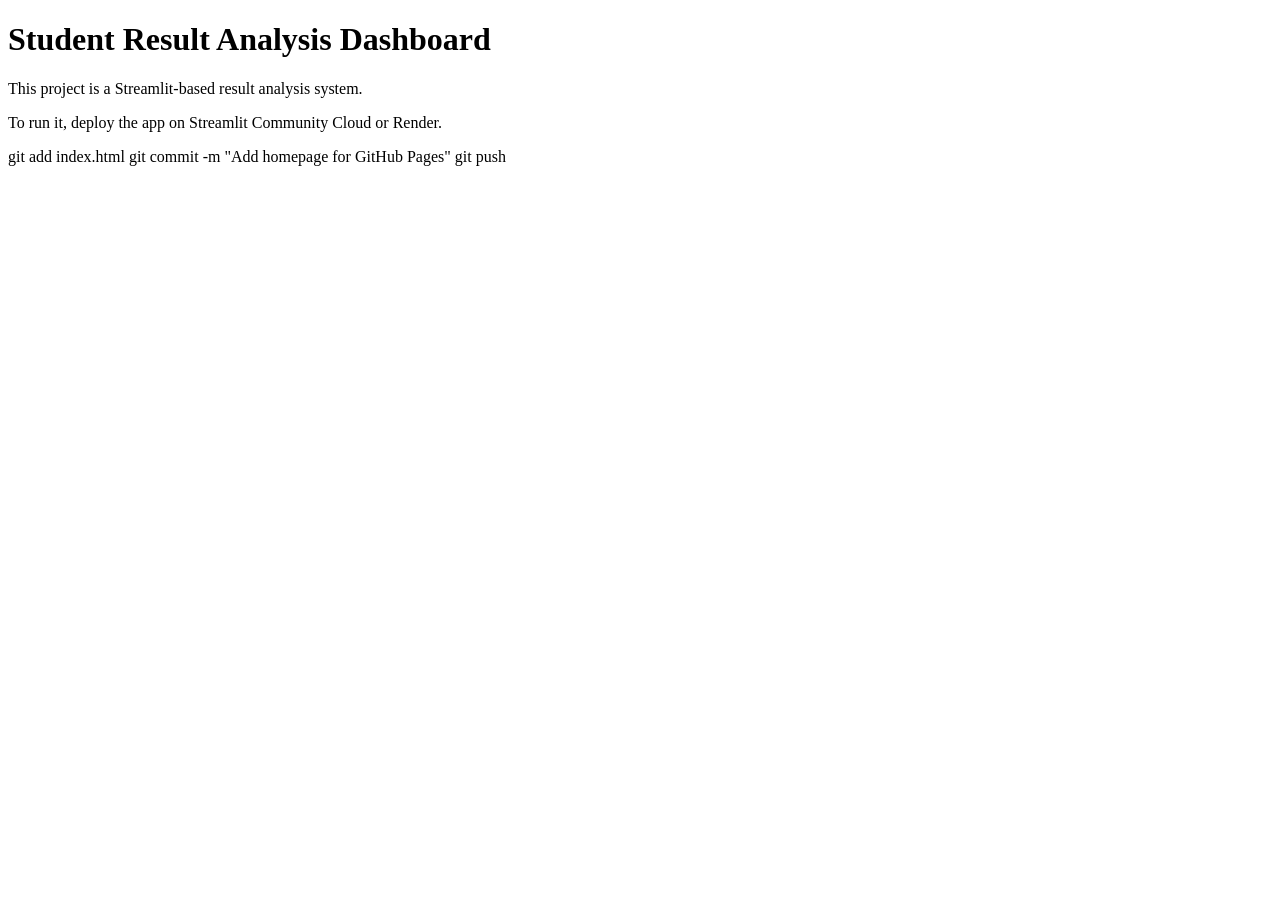
<file: index.html>
<!DOCTYPE html>
<html>
<head>
  <meta charset="UTF-8">
  <title>Student Result Analysis Dashboard</title>
</head>
<body>
  <h1>Student Result Analysis Dashboard</h1>
  <p>This project is a Streamlit-based result analysis system.</p>
  <p>To run it, deploy the app on Streamlit Community Cloud or Render.</p>
</body>
</html>
git add index.html
git commit -m "Add homepage for GitHub Pages"
git push
</file>
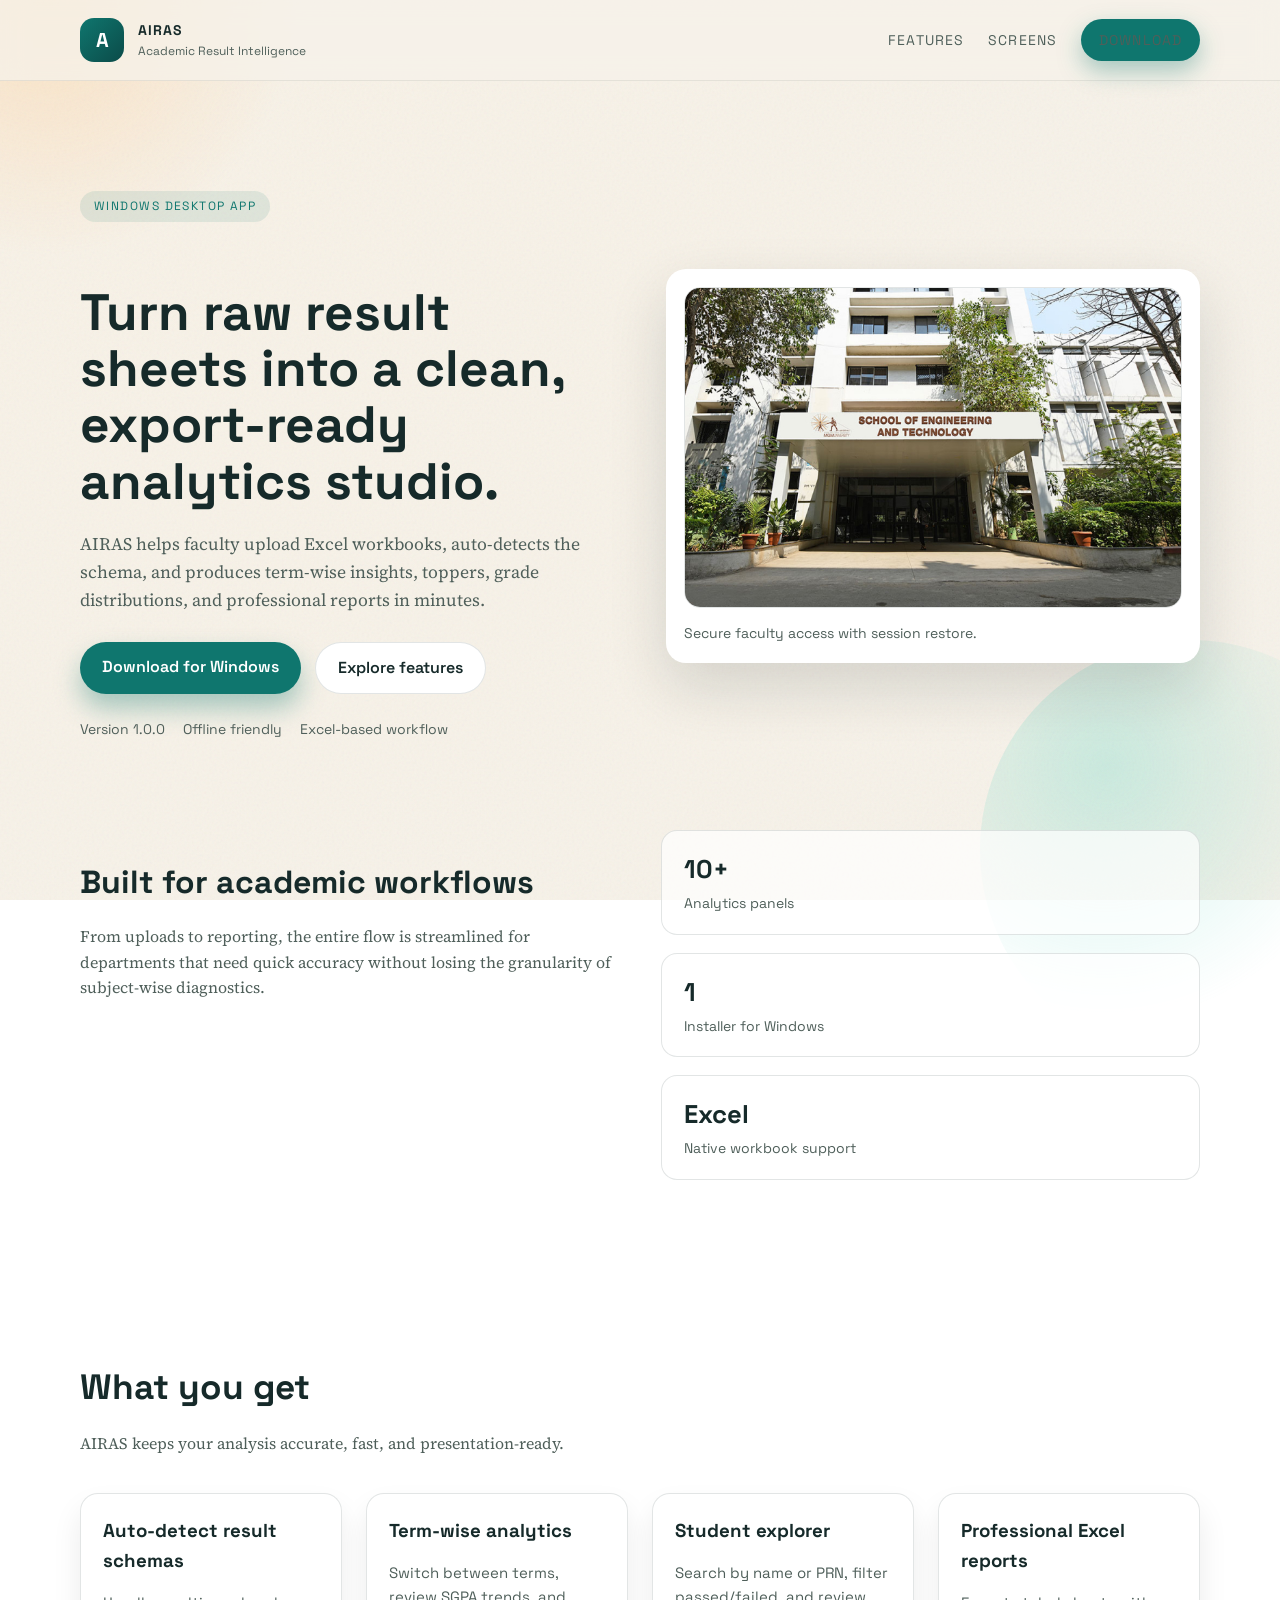
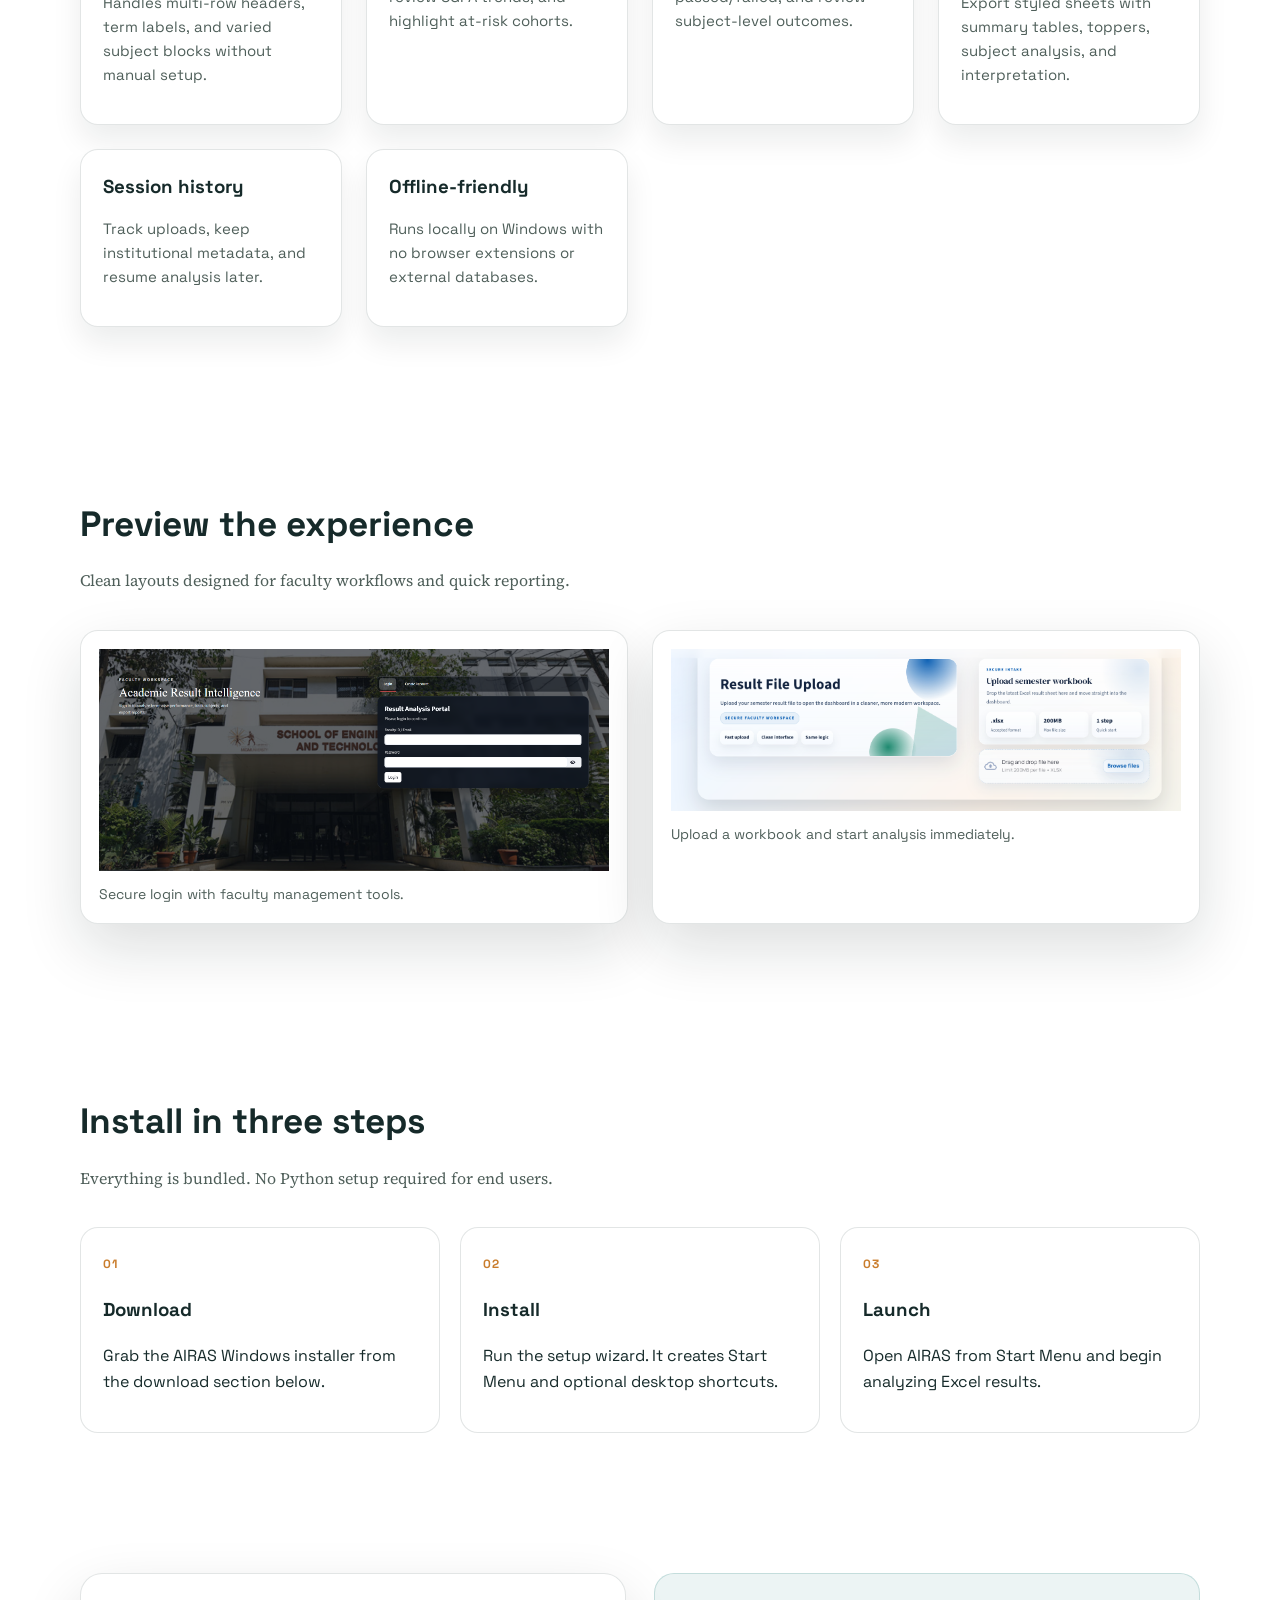
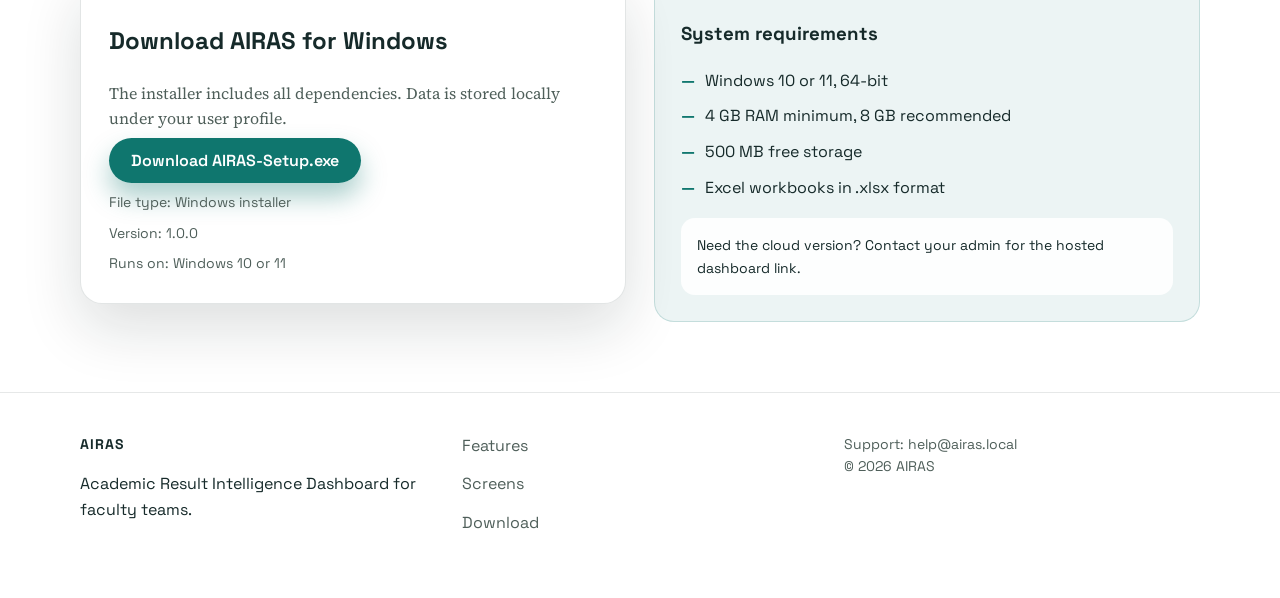
<file: docs/index.html>
<!doctype html>
<html lang="en">
  <head>
    <meta charset="utf-8" />
    <meta name="viewport" content="width=device-width, initial-scale=1" />
    <title>AIRAS Desktop App | Academic Result Intelligence Dashboard</title>
    <meta
      name="description"
      content="Download the AIRAS desktop app for Windows. Analyze university result workbooks, generate term-wise insights, and export professional reports."
    />
    <link rel="preconnect" href="https://fonts.googleapis.com" />
    <link rel="preconnect" href="https://fonts.gstatic.com" crossorigin />
    <link
      href="https://fonts.googleapis.com/css2?family=Space+Grotesk:wght@400;600;700&family=Source+Serif+4:wght@400;600&display=swap"
      rel="stylesheet"
    />
    <link rel="stylesheet" href="styles.css" />
  </head>
  <body>
    <div class="bg-orb orb-a"></div>
    <div class="bg-orb orb-b"></div>
    <div class="noise"></div>

    <header class="site-header">
      <div class="container header-inner">
        <div class="brand">
          <span class="brand-mark">A</span>
          <div class="brand-text">
            <div class="brand-title">AIRAS</div>
            <div class="brand-subtitle">Academic Result Intelligence</div>
          </div>
        </div>
        <nav class="nav">
          <a href="#features">Features</a>
          <a href="#screens">Screens</a>
          <a href="#download" class="nav-cta">Download</a>
        </nav>
      </div>
    </header>

    <main>
      <section class="hero">
        <div class="container hero-grid">
          <div class="hero-copy">
            <div class="pill">Windows Desktop App</div>
            <h1>Turn raw result sheets into a clean, export-ready analytics studio.</h1>
            <p>
              AIRAS helps faculty upload Excel workbooks, auto-detects the schema, and produces
              term-wise insights, toppers, grade distributions, and professional reports in minutes.
            </p>
            <div class="hero-actions">
              <a class="btn primary" href="#download">Download for Windows</a>
              <a class="btn ghost" href="#features">Explore features</a>
            </div>
            <div class="hero-meta">
              <div>Version 1.0.0</div>
              <div>Offline friendly</div>
              <div>Excel-based workflow</div>
            </div>
          </div>
          <div class="hero-visual">
            <div class="hero-card">
              <img src="assets/login.jpg" alt="AIRAS login screen" />
              <div class="hero-card-caption">Secure faculty access with session restore.</div>
            </div>
          </div>
        </div>
      </section>

      <section class="overview">
        <div class="container overview-grid">
          <div>
            <h2>Built for academic workflows</h2>
            <p>
              From uploads to reporting, the entire flow is streamlined for departments that need
              quick accuracy without losing the granularity of subject-wise diagnostics.
            </p>
          </div>
          <div class="overview-stats">
            <div class="stat">
              <span class="stat-value">10+</span>
              <span class="stat-label">Analytics panels</span>
            </div>
            <div class="stat">
              <span class="stat-value">1</span>
              <span class="stat-label">Installer for Windows</span>
            </div>
            <div class="stat">
              <span class="stat-value">Excel</span>
              <span class="stat-label">Native workbook support</span>
            </div>
          </div>
        </div>
      </section>

      <section id="features" class="features">
        <div class="container">
          <div class="section-heading">
            <h2>What you get</h2>
            <p>AIRAS keeps your analysis accurate, fast, and presentation-ready.</p>
          </div>
          <div class="feature-grid">
            <article class="feature-card">
              <h3>Auto-detect result schemas</h3>
              <p>Handles multi-row headers, term labels, and varied subject blocks without manual setup.</p>
            </article>
            <article class="feature-card">
              <h3>Term-wise analytics</h3>
              <p>Switch between terms, review SGPA trends, and highlight at-risk cohorts.</p>
            </article>
            <article class="feature-card">
              <h3>Student explorer</h3>
              <p>Search by name or PRN, filter passed/failed, and review subject-level outcomes.</p>
            </article>
            <article class="feature-card">
              <h3>Professional Excel reports</h3>
              <p>Export styled sheets with summary tables, toppers, subject analysis, and interpretation.</p>
            </article>
            <article class="feature-card">
              <h3>Session history</h3>
              <p>Track uploads, keep institutional metadata, and resume analysis later.</p>
            </article>
            <article class="feature-card">
              <h3>Offline-friendly</h3>
              <p>Runs locally on Windows with no browser extensions or external databases.</p>
            </article>
          </div>
        </div>
      </section>

      <section id="screens" class="screens">
        <div class="container">
          <div class="section-heading">
            <h2>Preview the experience</h2>
            <p>Clean layouts designed for faculty workflows and quick reporting.</p>
          </div>
          <div class="screen-grid">
            <figure class="screen-card">
              <img src="assets/screenshot-login.png" alt="Login screen preview" />
              <figcaption>Secure login with faculty management tools.</figcaption>
            </figure>
            <figure class="screen-card">
              <img src="assets/screenshot-upload.png" alt="Upload flow preview" />
              <figcaption>Upload a workbook and start analysis immediately.</figcaption>
            </figure>
          </div>
        </div>
      </section>

      <section class="steps">
        <div class="container">
          <div class="section-heading">
            <h2>Install in three steps</h2>
            <p>Everything is bundled. No Python setup required for end users.</p>
          </div>
          <div class="step-grid">
            <div class="step-card">
              <span class="step-index">01</span>
              <h3>Download</h3>
              <p>Grab the AIRAS Windows installer from the download section below.</p>
            </div>
            <div class="step-card">
              <span class="step-index">02</span>
              <h3>Install</h3>
              <p>Run the setup wizard. It creates Start Menu and optional desktop shortcuts.</p>
            </div>
            <div class="step-card">
              <span class="step-index">03</span>
              <h3>Launch</h3>
              <p>Open AIRAS from Start Menu and begin analyzing Excel results.</p>
            </div>
          </div>
        </div>
      </section>

      <section id="download" class="download">
        <div class="container download-grid">
          <div class="download-card">
            <h2>Download AIRAS for Windows</h2>
            <p>
              The installer includes all dependencies. Data is stored locally under your user profile.
            </p>
            <a
              class="btn primary"
              href="https://github.com/hecticadii/Student-Result-Analysis-Dashboard/releases/latest/download/AIRAS-Setup.exe"
            >
              Download AIRAS-Setup.exe
            </a>
            <div class="download-meta">
              <div>File type: Windows installer</div>
              <div>Version: 1.0.0</div>
              <div>Runs on: Windows 10 or 11</div>
            </div>
          </div>
          <div class="download-requirements">
            <h3>System requirements</h3>
            <ul class="clean-list">
              <li>Windows 10 or 11, 64-bit</li>
              <li>4 GB RAM minimum, 8 GB recommended</li>
              <li>500 MB free storage</li>
              <li>Excel workbooks in .xlsx format</li>
            </ul>
            <div class="note">
              Need the cloud version? Contact your admin for the hosted dashboard link.
            </div>
          </div>
        </div>
      </section>
    </main>

    <footer class="site-footer">
      <div class="container footer-grid">
        <div>
          <div class="brand-title">AIRAS</div>
          <p>Academic Result Intelligence Dashboard for faculty teams.</p>
        </div>
        <div class="footer-links">
          <a href="#features">Features</a>
          <a href="#screens">Screens</a>
          <a href="#download">Download</a>
        </div>
        <div class="footer-meta">
          <div>Support: help@airas.local</div>
          <div>© <span id="year">2026</span> AIRAS</div>
        </div>
      </div>
    </footer>

    <script>
      const yearEl = document.getElementById("year");
      if (yearEl) {
        yearEl.textContent = new Date().getFullYear();
      }
    </script>
  </body>
</html>
</file>
<file: docs/styles.css>
:root {
  color-scheme: light;
  --bg: #f6f2ea;
  --bg-2: #edf6f3;
  --ink: #162a2a;
  --muted: #4f5f5a;
  --accent: #0f766e;
  --accent-2: #c97c2b;
  --card: #ffffff;
  --stroke: rgba(20, 45, 45, 0.12);
  --shadow: 0 24px 60px rgba(15, 30, 30, 0.14);
  --radius: 20px;
}

*,
*::before,
*::after {
  box-sizing: border-box;
}

body {
  margin: 0;
  font-family: "Space Grotesk", sans-serif;
  color: var(--ink);
  background: radial-gradient(circle at top left, #f8f2e7, var(--bg)) fixed,
    radial-gradient(circle at bottom right, #e4f4ef, var(--bg-2)) fixed;
  min-height: 100vh;
  line-height: 1.6;
}

img {
  max-width: 100%;
  display: block;
}

a {
  color: inherit;
  text-decoration: none;
}

.container {
  width: min(1120px, 90vw);
  margin: 0 auto;
}

.bg-orb {
  position: fixed;
  width: 420px;
  height: 420px;
  border-radius: 50%;
  filter: blur(0px);
  opacity: 0.35;
  z-index: -2;
  animation: float 12s ease-in-out infinite;
}

.orb-a {
  top: -120px;
  left: -80px;
  background: radial-gradient(circle at 30% 30%, #ffc582, transparent 60%);
}

.orb-b {
  bottom: -160px;
  right: -120px;
  background: radial-gradient(circle at 30% 30%, #78dcca, transparent 62%);
  animation-delay: -4s;
}

.noise {
  position: fixed;
  inset: 0;
  background-image: url("data:image/svg+xml;utf8,<svg xmlns='http://www.w3.org/2000/svg' width='240' height='240' viewBox='0 0 120 120'><filter id='n'><feTurbulence type='fractalNoise' baseFrequency='0.8' numOctaves='2' stitchTiles='stitch'/></filter><rect width='120' height='120' filter='url(%23n)' opacity='0.06'/></svg>");
  pointer-events: none;
  z-index: -1;
}

.site-header {
  position: sticky;
  top: 0;
  backdrop-filter: blur(14px);
  background: rgba(246, 242, 234, 0.75);
  border-bottom: 1px solid rgba(15, 30, 30, 0.08);
  z-index: 20;
}

.header-inner {
  display: flex;
  align-items: center;
  justify-content: space-between;
  padding: 18px 0;
}

.brand {
  display: flex;
  align-items: center;
  gap: 14px;
}

.brand-mark {
  width: 44px;
  height: 44px;
  border-radius: 14px;
  background: linear-gradient(135deg, var(--accent), #0b4b49);
  color: #fff;
  display: grid;
  place-items: center;
  font-weight: 700;
  font-size: 20px;
}

.brand-title {
  font-weight: 700;
  letter-spacing: 0.08em;
  text-transform: uppercase;
  font-size: 14px;
}

.brand-subtitle {
  font-size: 12px;
  color: var(--muted);
}

.nav {
  display: flex;
  gap: 24px;
  align-items: center;
}

.nav a {
  color: var(--muted);
  font-size: 14px;
  text-transform: uppercase;
  letter-spacing: 0.08em;
}

.nav-cta {
  padding: 10px 18px;
  border-radius: 999px;
  background: var(--accent);
  color: #fff;
  box-shadow: 0 10px 24px rgba(15, 118, 110, 0.35);
}

.hero {
  padding: 110px 0 90px;
}

.hero-grid {
  display: grid;
  grid-template-columns: repeat(auto-fit, minmax(280px, 1fr));
  gap: 52px;
  align-items: center;
}

.hero-copy h1 {
  font-size: clamp(2.4rem, 4vw, 3.8rem);
  line-height: 1.1;
  margin-bottom: 20px;
}

.hero-copy p {
  color: var(--muted);
  font-family: "Source Serif 4", serif;
  font-size: 1.1rem;
  margin-bottom: 28px;
}

.pill {
  display: inline-flex;
  padding: 6px 14px;
  border-radius: 999px;
  background: rgba(15, 118, 110, 0.1);
  color: var(--accent);
  font-size: 12px;
  letter-spacing: 0.12em;
  text-transform: uppercase;
  margin-bottom: 20px;
}

.hero-actions {
  display: flex;
  flex-wrap: wrap;
  gap: 14px;
  margin-bottom: 24px;
}

.btn {
  padding: 12px 22px;
  border-radius: 999px;
  font-weight: 600;
  transition: transform 0.2s ease, box-shadow 0.2s ease;
}

.btn.primary {
  background: var(--accent);
  color: #fff;
  box-shadow: 0 14px 26px rgba(15, 118, 110, 0.35);
}

.btn.ghost {
  border: 1px solid var(--stroke);
  color: var(--ink);
  background: #fff;
}

.btn:hover {
  transform: translateY(-2px);
}

.hero-meta {
  display: flex;
  flex-wrap: wrap;
  gap: 18px;
  font-size: 14px;
  color: var(--muted);
}

.hero-visual {
  display: grid;
  place-items: center;
}

.hero-card {
  padding: 18px;
  border-radius: var(--radius);
  background: var(--card);
  box-shadow: var(--shadow);
}

.hero-card img {
  border-radius: 16px;
  border: 1px solid var(--stroke);
}

.hero-card-caption {
  margin-top: 14px;
  color: var(--muted);
  font-size: 14px;
}

.overview {
  padding: 0 0 80px;
}

.overview-grid {
  display: grid;
  grid-template-columns: repeat(auto-fit, minmax(240px, 1fr));
  gap: 42px;
}

.overview h2 {
  font-size: 2rem;
  margin-bottom: 12px;
}

.overview p {
  color: var(--muted);
  font-family: "Source Serif 4", serif;
}

.overview-stats {
  display: grid;
  gap: 18px;
}

.stat {
  padding: 18px 22px;
  border-radius: 16px;
  background: rgba(255, 255, 255, 0.7);
  border: 1px solid var(--stroke);
}

.stat-value {
  font-size: 1.6rem;
  font-weight: 700;
  display: block;
}

.stat-label {
  color: var(--muted);
  font-size: 14px;
}

.features,
.screens,
.steps,
.download {
  padding: 70px 0;
}

.section-heading {
  margin-bottom: 36px;
}

.section-heading h2 {
  font-size: 2.2rem;
  margin-bottom: 8px;
}

.section-heading p {
  color: var(--muted);
  font-family: "Source Serif 4", serif;
}

.feature-grid {
  display: grid;
  grid-template-columns: repeat(auto-fit, minmax(230px, 1fr));
  gap: 24px;
}

.feature-card {
  padding: 22px;
  border-radius: 18px;
  background: var(--card);
  border: 1px solid var(--stroke);
  box-shadow: 0 16px 30px rgba(15, 30, 30, 0.08);
}

.feature-card h3 {
  margin-top: 0;
  margin-bottom: 10px;
}

.feature-card p {
  color: var(--muted);
  font-size: 15px;
}

.screen-grid {
  display: grid;
  grid-template-columns: repeat(auto-fit, minmax(260px, 1fr));
  gap: 24px;
}

.screen-card {
  margin: 0;
  padding: 18px;
  border-radius: 18px;
  background: var(--card);
  border: 1px solid var(--stroke);
  box-shadow: var(--shadow);
}

.screen-card figcaption {
  margin-top: 12px;
  color: var(--muted);
  font-size: 14px;
}

.step-grid {
  display: grid;
  grid-template-columns: repeat(auto-fit, minmax(230px, 1fr));
  gap: 20px;
}

.step-card {
  padding: 22px;
  border-radius: 18px;
  background: rgba(255, 255, 255, 0.85);
  border: 1px solid var(--stroke);
}

.step-index {
  color: var(--accent-2);
  font-weight: 700;
  letter-spacing: 0.12em;
  font-size: 12px;
  text-transform: uppercase;
}

.download-grid {
  display: grid;
  grid-template-columns: repeat(auto-fit, minmax(260px, 1fr));
  gap: 28px;
  align-items: start;
}

.download-card {
  padding: 28px;
  border-radius: 22px;
  background: var(--card);
  border: 1px solid var(--stroke);
  box-shadow: var(--shadow);
}

.download-card p {
  color: var(--muted);
  font-family: "Source Serif 4", serif;
}

.download-meta {
  margin-top: 18px;
  display: grid;
  gap: 8px;
  color: var(--muted);
  font-size: 14px;
}

.download-requirements {
  padding: 26px;
  border-radius: 20px;
  background: rgba(15, 118, 110, 0.08);
  border: 1px solid rgba(15, 118, 110, 0.18);
}

.clean-list {
  list-style: none;
  padding: 0;
  margin: 16px 0 0;
  display: grid;
  gap: 10px;
}

.clean-list li {
  padding-left: 24px;
  position: relative;
}

.clean-list li::before {
  content: "—";
  position: absolute;
  left: 0;
  color: var(--accent);
  font-weight: 700;
}

.note {
  margin-top: 18px;
  padding: 16px;
  border-radius: 14px;
  background: rgba(255, 255, 255, 0.9);
  font-size: 14px;
}

.site-footer {
  padding: 40px 0 60px;
  border-top: 1px solid rgba(15, 30, 30, 0.1);
  background: rgba(255, 255, 255, 0.6);
}

.footer-grid {
  display: grid;
  grid-template-columns: repeat(auto-fit, minmax(220px, 1fr));
  gap: 26px;
}

.footer-links {
  display: grid;
  gap: 10px;
  color: var(--muted);
}

.footer-meta {
  color: var(--muted);
  font-size: 14px;
}

@keyframes float {
  0%,
  100% {
    transform: translateY(0);
  }
  50% {
    transform: translateY(16px);
  }
}

@media (max-width: 720px) {
  .nav {
    display: none;
  }

  .hero {
    padding-top: 80px;
  }

  .hero-actions {
    flex-direction: column;
    align-items: flex-start;
  }
}
</file>
